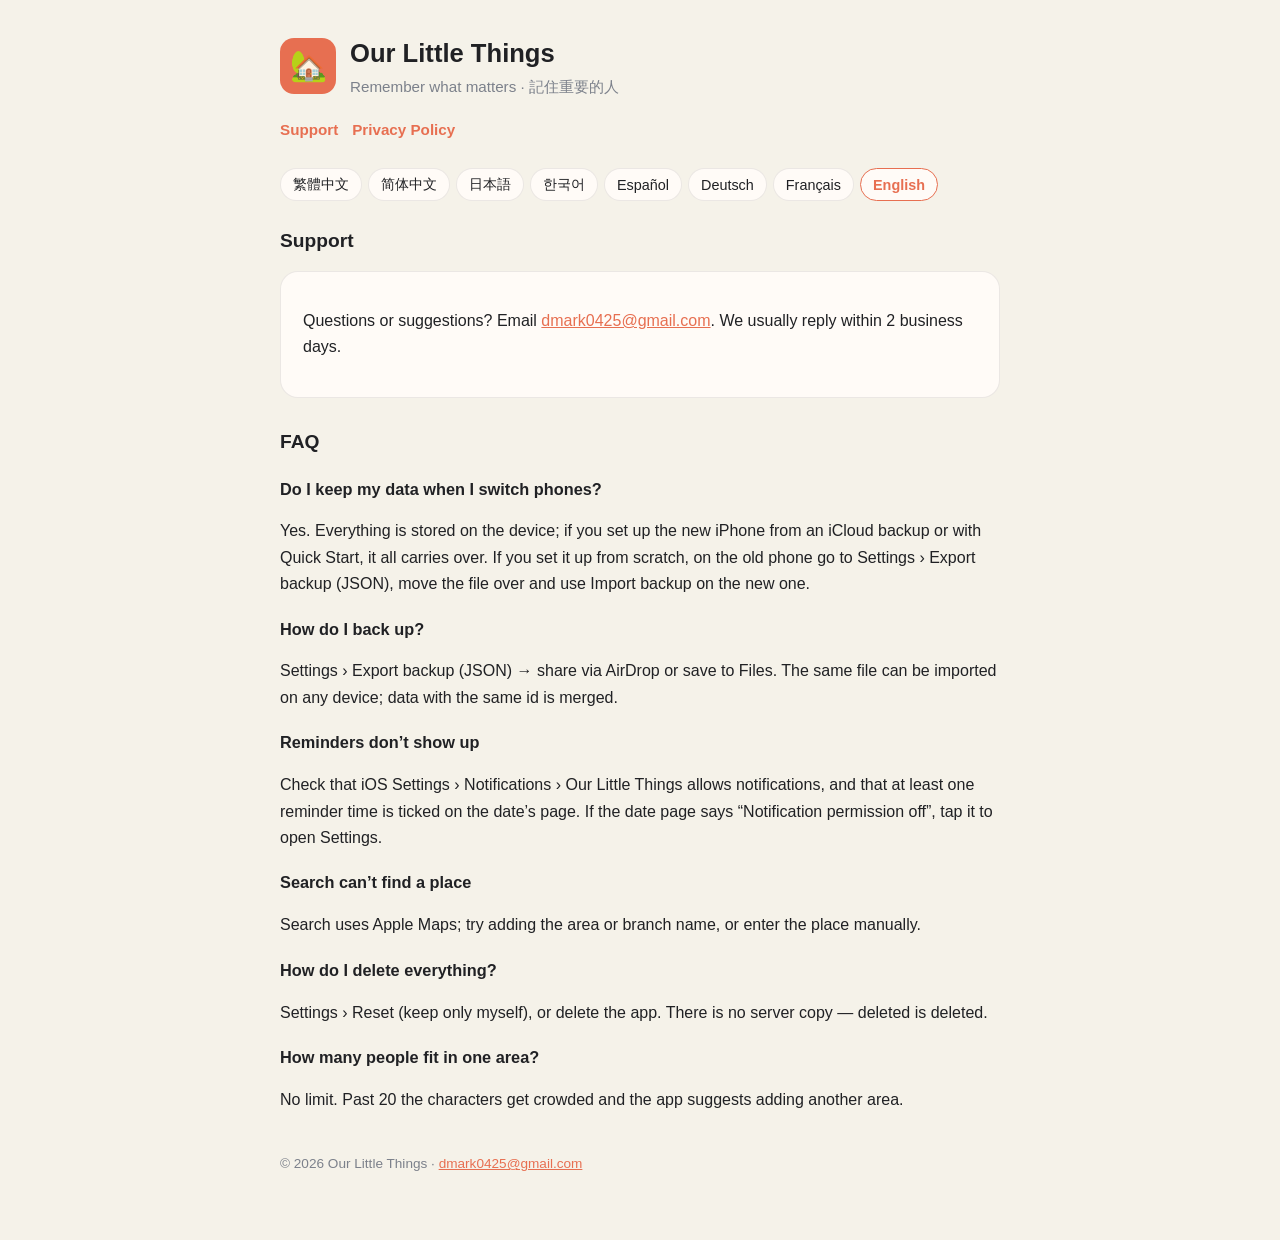
<file: index.html>
<!doctype html>
<html lang="zh-Hant">
<head>
<meta charset="utf-8">
<meta name="viewport" content="width=device-width, initial-scale=1">
<title>Support · Our Little Things</title>
<link rel="stylesheet" href="site.css">
<script src="site.js" defer></script>
<noscript><style>section[data-lang]{display:block !important}</style></noscript>
</head>
<body>
<div class="wrap">
<header>
  <div class="icon">🏡</div>
  <div><h1>Our Little Things</h1><p>Remember what matters · 記住重要的人</p></div>
</header>
<nav class="top"><a href="index.html">Support</a><a href="privacy.html">Privacy Policy</a></nav>
<div class="lang"><button data-lang="zh-Hant" aria-pressed="false">繁體中文</button><button data-lang="zh-Hans" aria-pressed="false">简体中文</button><button data-lang="ja" aria-pressed="false">日本語</button><button data-lang="ko" aria-pressed="false">한국어</button><button data-lang="es" aria-pressed="false">Español</button><button data-lang="de" aria-pressed="false">Deutsch</button><button data-lang="fr" aria-pressed="false">Français</button><button data-lang="en" aria-pressed="false">English</button></div>
<section data-lang="zh-Hant">
<h2 style="margin-top:0">支援</h2>
<div class="card"><p>有問題或建議？寫信到 <a href="mailto:dmark0425@gmail.com">dmark0425@gmail.com</a>，通常在 2 個工作天內回覆。</p></div>
<h2>常見問題</h2>
<h3>換手機後資料還在嗎？</h3>
<p>在。所有資料都存在裝置上，新手機用 iCloud 備份或「快速開始」還原就會完整保留。若新手機是全新設定、沒有還原，請在舊手機「設定 › 匯出備份（JSON）」，把檔案傳到新手機後用「匯入備份」載入。</p>
<h3>怎麼備份？</h3>
<p>設定 › 匯出備份（JSON）→ 用 AirDrop 或存到「檔案」。同一個檔案可以在任何裝置匯入，同 id 的資料會合併。</p>
<h3>提醒沒有跳出來？</h3>
<p>請確認 iOS「設定 › 通知 › Our Little Things」已允許通知，且日期頁的提醒有勾選時間點。日期頁的提醒摘要會顯示「通知權限未開啟」時，點它前往設定。</p>
<h3>店家搜尋找不到？</h3>
<p>搜尋用的是 Apple 地圖，試試加上地區或分店名（例如「島語 台北」）；找不到可以手動輸入店名。</p>
<h3>怎麼刪除所有資料？</h3>
<p>設定 › 重置（只留下自己），或直接刪除 App。我們沒有任何伺服器副本，刪掉就是刪掉了。</p>
<h3>一個場域可以放幾個人？</h3>
<p>沒有上限。超過 20 人時角色會很擠，App 會建議新增一個場域。</p>
</section><section data-lang="zh-Hans">
<h2 style="margin-top:0">支持</h2>
<div class="card"><p>有问题或建议？写信到 <a href="mailto:dmark0425@gmail.com">dmark0425@gmail.com</a>，通常在 2 个工作日内回复。</p></div>
<h2>常见问题</h2>
<h3>换手机后数据还在吗？</h3>
<p>在。所有数据都存在设备上，新手机用 iCloud 云备份或"快速开始"恢复就会完整保留。若新手机是全新设置、没有恢复，请在旧手机"设置 › 导出备份（JSON）"，把文件传到新手机后用"导入备份"加载。</p>
<h3>怎么备份？</h3>
<p>设置 › 导出备份（JSON）→ 用 AirDrop 或存到"文件"。同一个文件可以在任何设备导入，同 id 的数据会合并。</p>
<h3>提醒没有弹出？</h3>
<p>请确认 iOS"设置 › 通知 › Our Little Things"已允许通知，且日期页的提醒已勾选时间点。日期页显示"通知权限未开启"时，点它前往设置。</p>
<h3>商家搜索找不到？</h3>
<p>搜索用的是 Apple 地图，试试加上地区或分店名；找不到可以手动输入店名。</p>
<h3>怎么删除所有数据？</h3>
<p>设置 › 重置（只留下自己），或直接删除 App。我们没有任何服务器副本，删掉就是删掉了。</p>
<h3>一个场所可以放几个人？</h3>
<p>没有上限。超过 20 人时角色会很挤，App 会建议新增一个场所。</p>
</section><section data-lang="ja">
<h2 style="margin-top:0">サポート</h2>
<div class="card"><p>ご質問やご要望は <a href="mailto:dmark0425@gmail.com">dmark0425@gmail.com</a> まで。通常 2 営業日以内にお返事します。</p></div>
<h2>よくある質問</h2>
<h3>機種変更してもデータは残りますか？</h3>
<p>残ります。データはすべて端末内にあり、新しい iPhone で iCloud バックアップか「クイックスタート」から復元すればそのまま引き継がれます。復元せずに新規設定した場合は、旧端末の「設定 › バックアップを書き出す（JSON）」でファイルを作り、新端末で「バックアップを読み込む」で読み込んでください。</p>
<h3>バックアップの方法は？</h3>
<p>設定 › バックアップを書き出す（JSON）→ AirDrop や「ファイル」に保存。同じファイルはどの端末でも読み込め、同じ id のデータは統合されます。</p>
<h3>通知が届きません</h3>
<p>iOS の「設定 › 通知 › Our Little Things」で通知が許可されているか、日付ページで通知のタイミングにチェックが入っているかご確認ください。日付ページに「通知が許可されていません」と出ている場合はタップして設定へ移動できます。</p>
<h3>お店が検索で見つかりません</h3>
<p>検索には Apple マップを使っています。地域名や支店名を加えて試すか、見つからない場合はお店の名前を手動で入力できます。</p>
<h3>すべてのデータを削除するには？</h3>
<p>設定 › リセット（自分だけ残す）、またはアプリを削除してください。サーバーにコピーはないので、削除すればそれで終わりです。</p>
<h3>1 つの場所に何人まで入れられますか？</h3>
<p>上限はありません。20 人を超えるとキャラクターが混み合うため、アプリが別の場所の追加をおすすめします。</p>
</section><section data-lang="ko">
<h2 style="margin-top:0">지원</h2>
<div class="card"><p>궁금한 점이나 제안은 <a href="mailto:dmark0425@gmail.com">dmark0425@gmail.com</a>로 보내 주세요. 보통 2 영업일 안에 답장해요.</p></div>
<h2>자주 묻는 질문</h2>
<h3>기기를 바꿔도 데이터가 남나요?</h3>
<p>남아요. 모든 데이터는 기기 안에 있고, 새 iPhone에서 iCloud 백업이나 '빠른 시작'으로 복원하면 그대로 옮겨져요. 복원 없이 새로 설정했다면 이전 기기의 '설정 › 백업 내보내기 (JSON)'로 파일을 만들어 새 기기에서 '백업 가져오기'로 불러오세요.</p>
<h3>백업은 어떻게 하나요?</h3>
<p>설정 › 백업 내보내기 (JSON) → AirDrop이나 '파일' 앱에 저장. 같은 파일은 어느 기기에서든 가져올 수 있고, 같은 id의 데이터는 병합돼요.</p>
<h3>알림이 오지 않아요</h3>
<p>iOS '설정 › 알림 › Our Little Things'에서 알림이 허용되어 있는지, 날짜 페이지에서 알림 시점이 선택되어 있는지 확인해 주세요. 날짜 페이지에 '알림 권한 꺼짐'이 보이면 눌러서 설정으로 이동할 수 있어요.</p>
<h3>장소 검색이 안 돼요</h3>
<p>검색은 Apple 지도를 사용해요. 지역이나 지점 이름을 붙여 보거나, 없으면 장소 이름을 직접 입력할 수 있어요.</p>
<h3>모든 데이터를 삭제하려면?</h3>
<p>설정 › 초기화 (나만 남김), 또는 앱을 삭제하세요. 서버에 사본이 없으므로 삭제하면 그걸로 끝이에요.</p>
<h3>한 장소에 몇 명까지 넣을 수 있나요?</h3>
<p>제한은 없어요. 20명이 넘으면 캐릭터가 붐벼서 앱이 다른 장소 추가를 권해요.</p>
</section><section data-lang="es">
<h2 style="margin-top:0">Soporte</h2>
<div class="card"><p>¿Dudas o sugerencias? Escribe a <a href="mailto:dmark0425@gmail.com">dmark0425@gmail.com</a>. Solemos responder en 2 días laborables.</p></div>
<h2>Preguntas frecuentes</h2>
<h3>¿Conservo mis datos al cambiar de teléfono?</h3>
<p>Sí. Todos los datos están en el dispositivo; si restauras el nuevo iPhone desde una copia de iCloud o con Inicio rápido, todo se conserva. Si lo configuraste desde cero, en el antiguo ve a Ajustes › Exportar copia de seguridad (JSON), pasa el archivo al nuevo y usa Importar copia de seguridad.</p>
<h3>¿Cómo hago una copia de seguridad?</h3>
<p>Ajustes › Exportar copia de seguridad (JSON) → compártela por AirDrop o guárdala en Archivos. El mismo archivo se puede importar en cualquier dispositivo; los datos con el mismo id se combinan.</p>
<h3>No me llegan los avisos</h3>
<p>Comprueba que en iOS Ajustes › Notificaciones › Our Little Things estén permitidas y que en la página de la fecha haya algún momento marcado. Si la página muestra «Permiso de notificaciones desactivado», tócalo para ir a Ajustes.</p>
<h3>La búsqueda no encuentra el lugar</h3>
<p>La búsqueda usa Apple Maps; prueba a añadir la zona o el nombre de la sucursal, o escribe el lugar a mano.</p>
<h3>¿Cómo borro todos los datos?</h3>
<p>Ajustes › Restablecer (conservarme solo a mí), o elimina la app. No hay copia en ningún servidor: borrado es borrado.</p>
<h3>¿Cuántas personas caben en un lugar?</h3>
<p>No hay límite. A partir de 20 los personajes van apretados y la app te sugerirá crear otro lugar.</p>
</section><section data-lang="de">
<h2 style="margin-top:0">Support</h2>
<div class="card"><p>Fragen oder Vorschläge? Schreib an <a href="mailto:dmark0425@gmail.com">dmark0425@gmail.com</a>. Wir antworten in der Regel innerhalb von 2 Werktagen.</p></div>
<h2>Häufige Fragen</h2>
<h3>Bleiben meine Daten beim Gerätewechsel erhalten?</h3>
<p>Ja. Alle Daten liegen auf dem Gerät; wenn du das neue iPhone aus einem iCloud-Backup oder per Schnellstart einrichtest, bleibt alles erhalten. Hast du es neu eingerichtet, exportiere auf dem alten Gerät unter Einstellungen › Backup exportieren (JSON) eine Datei und importiere sie auf dem neuen mit Backup importieren.</p>
<h3>Wie sichere ich meine Daten?</h3>
<p>Einstellungen › Backup exportieren (JSON) → per AirDrop teilen oder in Dateien speichern. Dieselbe Datei lässt sich auf jedem Gerät importieren; Daten mit derselben ID werden zusammengeführt.</p>
<h3>Erinnerungen kommen nicht an</h3>
<p>Prüfe, ob unter iOS Einstellungen › Mitteilungen › Our Little Things Mitteilungen erlaubt sind und ob auf der Datumsseite ein Zeitpunkt angehakt ist. Zeigt die Datumsseite „Mitteilungen nicht erlaubt“, tippe darauf, um zu den Einstellungen zu gelangen.</p>
<h3>Die Suche findet den Ort nicht</h3>
<p>Die Suche nutzt Apple Karten; versuche es mit Stadtteil oder Filialname oder gib den Ort manuell ein.</p>
<h3>Wie lösche ich alle Daten?</h3>
<p>Einstellungen › Zurücksetzen (nur mich behalten) oder die App löschen. Es gibt keine Kopie auf einem Server – gelöscht ist gelöscht.</p>
<h3>Wie viele Personen passen in einen Ort?</h3>
<p>Es gibt keine Obergrenze. Ab 20 Personen wird es eng und die App schlägt einen weiteren Ort vor.</p>
</section><section data-lang="fr">
<h2 style="margin-top:0">Assistance</h2>
<div class="card"><p>Une question ou une suggestion ? Écrivez à <a href="mailto:dmark0425@gmail.com">dmark0425@gmail.com</a>. Nous répondons généralement sous 2 jours ouvrés.</p></div>
<h2>Questions fréquentes</h2>
<h3>Mes données sont-elles conservées si je change de téléphone ?</h3>
<p>Oui. Toutes les données sont sur l’appareil ; si vous restaurez le nouvel iPhone depuis une sauvegarde iCloud ou avec Démarrage rapide, tout est conservé. Si vous l’avez configuré de zéro, sur l’ancien allez dans Réglages › Exporter une sauvegarde (JSON), transférez le fichier et utilisez Importer une sauvegarde sur le nouveau.</p>
<h3>Comment faire une sauvegarde ?</h3>
<p>Réglages › Exporter une sauvegarde (JSON) → partagez par AirDrop ou enregistrez dans Fichiers. Le même fichier s’importe sur n’importe quel appareil ; les données ayant le même id sont fusionnées.</p>
<h3>Je ne reçois pas les rappels</h3>
<p>Vérifiez que dans iOS Réglages › Notifications › Our Little Things les notifications sont autorisées et qu’un moment est coché sur la page de la date. Si la page affiche « Notifications non autorisées », touchez-la pour ouvrir les Réglages.</p>
<h3>La recherche ne trouve pas le lieu</h3>
<p>La recherche utilise Plans ; essayez d’ajouter le quartier ou le nom de l’enseigne, ou saisissez le lieu à la main.</p>
<h3>Comment supprimer toutes les données ?</h3>
<p>Réglages › Réinitialiser (ne garder que moi), ou supprimez l’app. Il n’existe aucune copie sur un serveur : supprimé, c’est supprimé.</p>
<h3>Combien de personnes dans un lieu ?</h3>
<p>Aucune limite. Au-delà de 20, les personnages sont serrés et l’app suggère de créer un autre lieu.</p>
</section><section data-lang="en">
<h2 style="margin-top:0">Support</h2>
<div class="card"><p>Questions or suggestions? Email <a href="mailto:dmark0425@gmail.com">dmark0425@gmail.com</a>. We usually reply within 2 business days.</p></div>
<h2>FAQ</h2>
<h3>Do I keep my data when I switch phones?</h3>
<p>Yes. Everything is stored on the device; if you set up the new iPhone from an iCloud backup or with Quick Start, it all carries over. If you set it up from scratch, on the old phone go to Settings › Export backup (JSON), move the file over and use Import backup on the new one.</p>
<h3>How do I back up?</h3>
<p>Settings › Export backup (JSON) → share via AirDrop or save to Files. The same file can be imported on any device; data with the same id is merged.</p>
<h3>Reminders don’t show up</h3>
<p>Check that iOS Settings › Notifications › Our Little Things allows notifications, and that at least one reminder time is ticked on the date’s page. If the date page says “Notification permission off”, tap it to open Settings.</p>
<h3>Search can’t find a place</h3>
<p>Search uses Apple Maps; try adding the area or branch name, or enter the place manually.</p>
<h3>How do I delete everything?</h3>
<p>Settings › Reset (keep only myself), or delete the app. There is no server copy — deleted is deleted.</p>
<h3>How many people fit in one area?</h3>
<p>No limit. Past 20 the characters get crowded and the app suggests adding another area.</p>
</section>
<footer>© 2026 Our Little Things · <a href="mailto:dmark0425@gmail.com">dmark0425@gmail.com</a></footer>
</div>
</body>
</html>
</file>
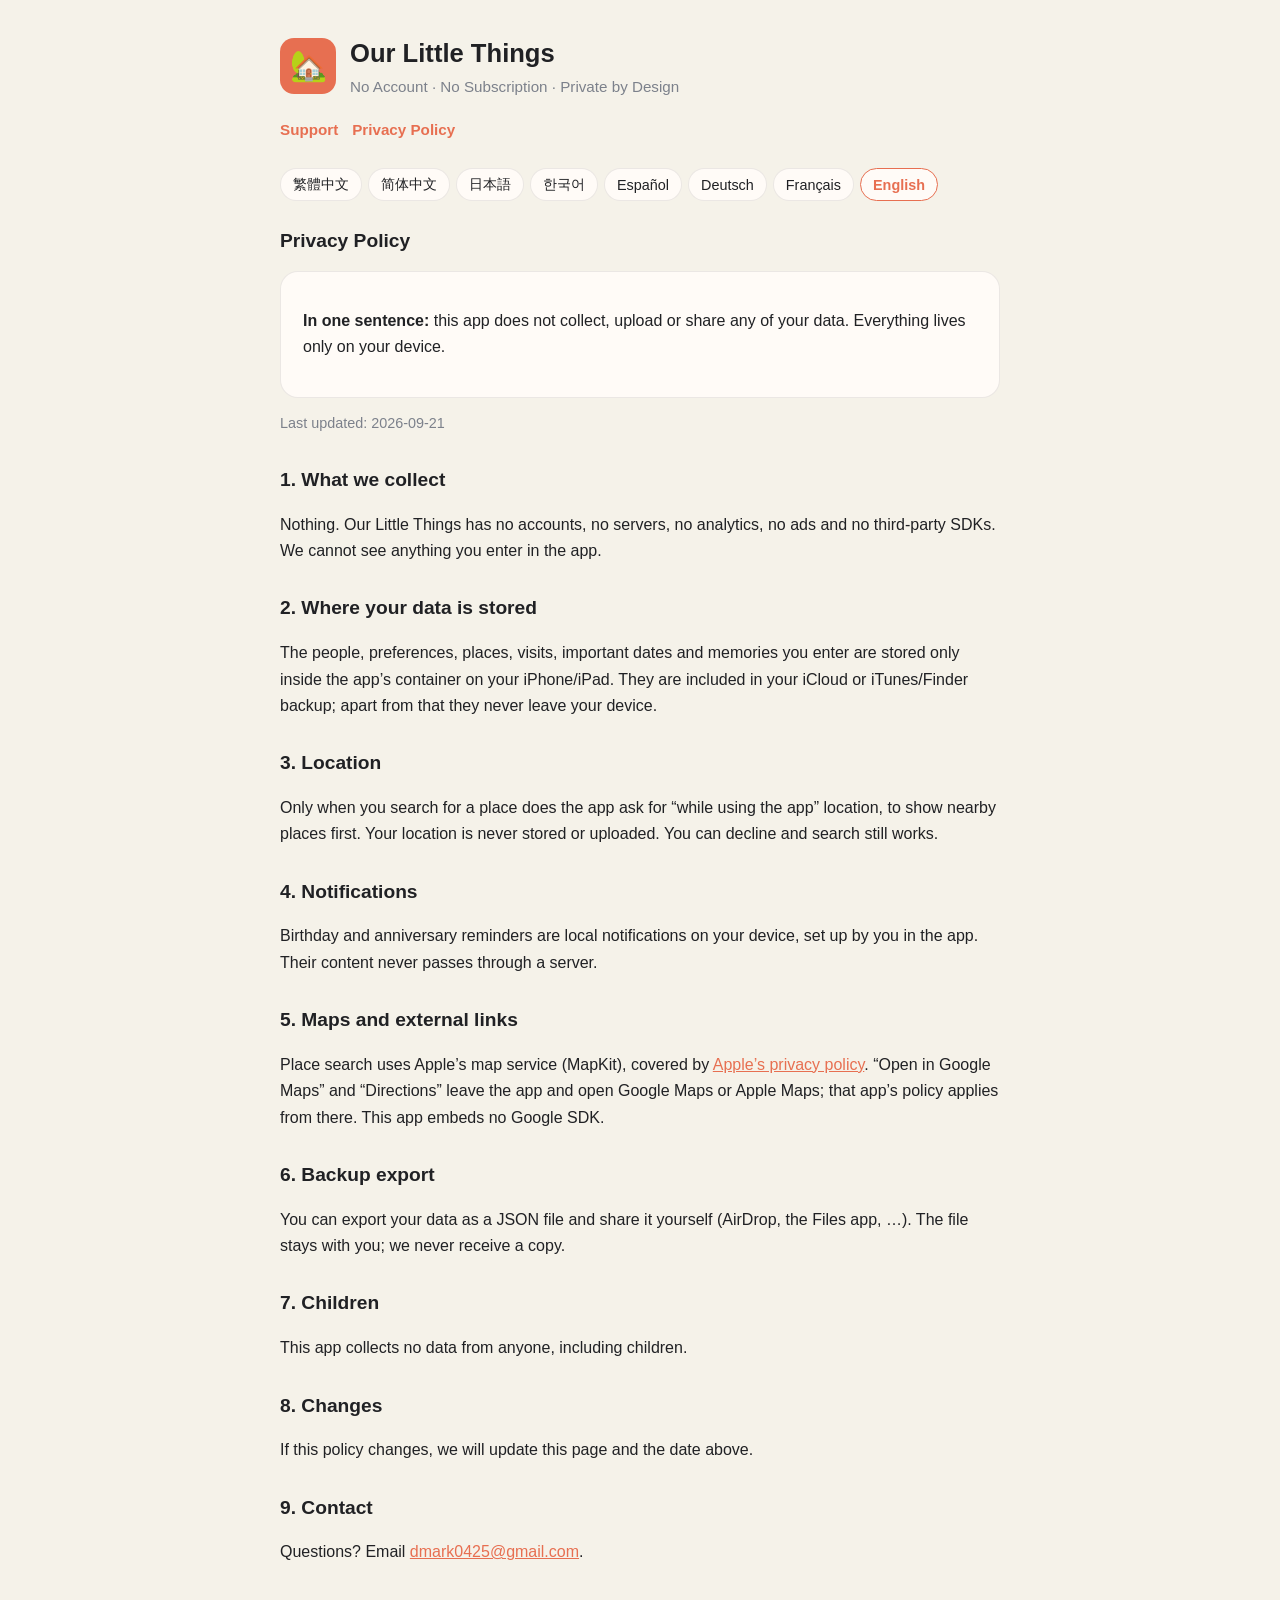
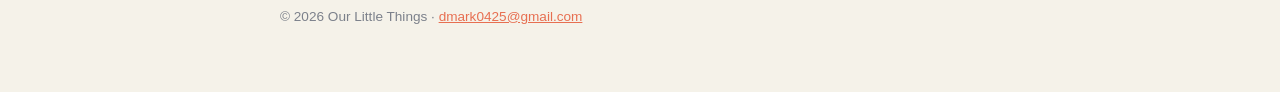
<file: privacy.html>
<!doctype html>
<html lang="zh-Hant">
<head>
<meta charset="utf-8">
<meta name="viewport" content="width=device-width, initial-scale=1">
<title>Privacy Policy · Our Little Things</title>
<link rel="stylesheet" href="site.css">
<script src="site.js" defer></script>
<noscript><style>section[data-lang]{display:block !important}</style></noscript>
</head>
<body>
<div class="wrap">
<header>
  <div class="icon">🏡</div>
  <div><h1>Our Little Things</h1><p>No Account · No Subscription · Private by Design</p></div>
</header>
<nav class="top"><a href="index.html">Support</a><a href="privacy.html">Privacy Policy</a></nav>
<div class="lang"><button data-lang="zh-Hant" aria-pressed="false">繁體中文</button><button data-lang="zh-Hans" aria-pressed="false">简体中文</button><button data-lang="ja" aria-pressed="false">日本語</button><button data-lang="ko" aria-pressed="false">한국어</button><button data-lang="es" aria-pressed="false">Español</button><button data-lang="de" aria-pressed="false">Deutsch</button><button data-lang="fr" aria-pressed="false">Français</button><button data-lang="en" aria-pressed="false">English</button></div>
<section data-lang="zh-Hant"><h2 style="margin-top:0">隱私權政策</h2>
<div class="card"><p><strong>一句話版本：</strong>這個 App 不蒐集、不上傳、不分享你的任何資料。所有內容只存在你的裝置上。</p></div>
<p class="muted">最後更新：2026-09-21</p>
<h2>1. 我們蒐集哪些資料</h2>
<p>不蒐集任何資料。Our Little Things 沒有帳號、沒有伺服器、沒有分析工具、沒有廣告、沒有第三方 SDK。我們無法看到你在 App 裡輸入的任何內容。</p>
<h2>2. 資料存放在哪裡</h2>
<p>你輸入的成員、喜好、店家、造訪紀錄、重要日期與紀念日紀錄，全部只儲存在你的 iPhone／iPad 的 App 沙盒內。它們會隨你的 iCloud 備份或 iTunes／Finder 備份一起備份與還原；除此之外不會離開你的裝置。</p>
<h2>3. 定位</h2>
<p>只有在你搜尋店家時，App 才會向系統請求「使用 App 期間」的位置，用來讓附近的店家排在前面。位置不會被儲存、不會被上傳。你可以拒絕授權，搜尋仍然可以使用。</p>
<h2>4. 通知</h2>
<p>生日與紀念日提醒是裝置上的本機通知，由你在 App 內設定。通知內容不經過任何伺服器。</p>
<h2>5. 地圖與外部連結</h2>
<p>店家搜尋使用 Apple 的地圖服務（MapKit），受 <a href="https://www.apple.com/legal/privacy/">Apple 隱私權政策</a>規範。點「在 Google Maps 查看」或「路線」會離開本 App、開啟 Google Maps 或 Apple 地圖；之後的行為受該 App 的政策規範。本 App 未內嵌任何 Google SDK。</p>
<h2>6. 備份匯出</h2>
<p>你可以把資料匯出成 JSON 檔並自行分享（AirDrop、檔案 App 等）。匯出的檔案由你保管；我們不會收到副本。</p>
<h2>7. 兒童</h2>
<p>本 App 不蒐集任何人的資料，包括兒童。</p>
<h2>8. 政策變更</h2>
<p>若政策有變，我們會更新本頁與最後更新日期。</p>
<h2>9. 聯絡我們</h2>
<p>有任何問題請寫信到 <a href="mailto:dmark0425@gmail.com">dmark0425@gmail.com</a>。</p>
</section><section data-lang="zh-Hans"><h2 style="margin-top:0">隐私政策</h2>
<div class="card"><p><strong>一句话版本：</strong>这个 App 不收集、不上传、不分享你的任何数据。所有内容只保存在你的设备上。</p></div>
<p class="muted">最后更新：2026-09-21</p>
<h2>1. 我们收集哪些数据</h2>
<p>不收集任何数据。Our Little Things 没有账号、没有服务器、没有分析工具、没有广告、没有第三方 SDK。我们无法看到你在 App 里输入的任何内容。</p>
<h2>2. 数据保存在哪里</h2>
<p>你输入的成员、喜好、商家、到访记录、重要日期与纪念日记录，全部只保存在你的 iPhone／iPad 的 App 沙盒内。它们会随 iCloud 云备份或 iTunes／Finder 备份一起备份与恢复；除此之外不会离开你的设备。</p>
<h2>3. 定位</h2>
<p>只有在你搜索商家时，App 才会向系统请求"使用 App 期间"的位置，用来把附近的商家排在前面。位置不会被保存、不会被上传。你可以拒绝授权，搜索仍然可用。</p>
<h2>4. 通知</h2>
<p>生日与纪念日提醒是设备上的本地通知，由你在 App 内设置。通知内容不经过任何服务器。</p>
<h2>5. 地图与外部链接</h2>
<p>商家搜索使用 Apple 的地图服务（MapKit），受 <a href="https://www.apple.com/legal/privacy/">Apple 隐私政策</a>约束。点"在 Google 地图查看"或"路线"会离开本 App、打开 Google 地图或 Apple 地图；之后的行为受该 App 的政策约束。本 App 未内嵌任何 Google SDK。</p>
<h2>6. 备份导出</h2>
<p>你可以把数据导出为 JSON 文件并自行分享（AirDrop、文件 App 等）。导出的文件由你保管；我们不会收到副本。</p>
<h2>7. 儿童</h2>
<p>本 App 不收集任何人的数据，包括儿童。</p>
<h2>8. 政策变更</h2>
<p>若政策有变，我们会更新本页与最后更新日期。</p>
<h2>9. 联系我们</h2>
<p>有任何问题请写信到 <a href="mailto:dmark0425@gmail.com">dmark0425@gmail.com</a>。</p>
</section><section data-lang="ja"><h2 style="margin-top:0">プライバシーポリシー</h2>
<div class="card"><p><strong>ひとことで：</strong>このアプリはあなたのデータを収集・送信・共有しません。すべてはあなたの端末の中だけにあります。</p></div>
<p class="muted">最終更新：2026-09-21</p>
<h2>1. 収集するデータ</h2>
<p>ありません。Our Little Things にはアカウント、サーバー、分析ツール、広告、サードパーティ SDK がありません。アプリに入力した内容を私たちが見ることはできません。</p>
<h2>2. データの保存場所</h2>
<p>メンバー、好み、お店、訪問記録、大切な日付と記念日の記録は、すべて iPhone／iPad のアプリ内にのみ保存されます。iCloud バックアップや iTunes／Finder のバックアップと一緒に保存・復元されますが、それ以外で端末の外に出ることはありません。</p>
<h2>3. 位置情報</h2>
<p>お店を検索するときだけ「アプリの使用中」の位置情報を求め、近くのお店を先に表示するために使います。位置情報は保存も送信もしません。許可しなくても検索は使えます。</p>
<h2>4. 通知</h2>
<p>誕生日や記念日の通知は端末内のローカル通知で、アプリ内で設定します。通知内容がサーバーを経由することはありません。</p>
<h2>5. 地図と外部リンク</h2>
<p>お店の検索には Apple の地図サービス（MapKit）を使用し、<a href="https://www.apple.com/legal/privacy/">Apple のプライバシーポリシー</a>が適用されます。「Google マップで見る」「経路」をタップするとアプリを離れて Google マップまたは Apple マップが開き、その後はそのアプリのポリシーに従います。本アプリに Google の SDK は組み込まれていません。</p>
<h2>6. バックアップの書き出し</h2>
<p>データを JSON ファイルとして書き出し、ご自身で共有（AirDrop、ファイル App など）できます。ファイルはあなたが管理し、私たちがコピーを受け取ることはありません。</p>
<h2>7. お子様について</h2>
<p>本アプリはお子様を含め、誰のデータも収集しません。</p>
<h2>8. ポリシーの変更</h2>
<p>変更がある場合はこのページと最終更新日を更新します。</p>
<h2>9. お問い合わせ</h2>
<p>ご質問は <a href="mailto:dmark0425@gmail.com">dmark0425@gmail.com</a> まで。</p>
</section><section data-lang="ko"><h2 style="margin-top:0">개인정보 처리방침</h2>
<div class="card"><p><strong>한 줄 요약:</strong> 이 앱은 당신의 데이터를 수집·전송·공유하지 않아요. 모든 내용은 당신의 기기 안에만 있어요.</p></div>
<p class="muted">최종 업데이트: 2026-09-21</p>
<h2>1. 수집하는 데이터</h2>
<p>없어요. Our Little Things에는 계정, 서버, 분석 도구, 광고, 서드파티 SDK가 없어요. 앱에 입력한 내용을 우리는 볼 수 없어요.</p>
<h2>2. 데이터가 저장되는 곳</h2>
<p>멤버, 취향, 장소, 방문 기록, 중요한 날짜와 기념일 기록은 모두 iPhone/iPad의 앱 안에만 저장돼요. iCloud 백업이나 iTunes/Finder 백업과 함께 저장·복원되지만, 그 외에는 기기 밖으로 나가지 않아요.</p>
<h2>3. 위치</h2>
<p>장소를 검색할 때만 '앱 사용 중' 위치 권한을 요청하고, 가까운 장소를 먼저 보여 주는 데 사용해요. 위치는 저장하거나 전송하지 않아요. 거부해도 검색은 쓸 수 있어요.</p>
<h2>4. 알림</h2>
<p>생일과 기념일 알림은 기기 안의 로컬 알림이며 앱에서 설정해요. 알림 내용은 어떤 서버도 거치지 않아요.</p>
<h2>5. 지도와 외부 링크</h2>
<p>장소 검색에는 Apple 지도 서비스(MapKit)를 사용하며 <a href="https://www.apple.com/legal/privacy/">Apple 개인정보 처리방침</a>이 적용돼요. 'Google 지도에서 보기'나 '길찾기'를 누르면 앱을 떠나 Google 지도 또는 Apple 지도가 열리고, 이후는 해당 앱의 정책을 따라요. 이 앱에는 Google SDK가 포함되어 있지 않아요.</p>
<h2>6. 백업 내보내기</h2>
<p>데이터를 JSON 파일로 내보내 직접 공유(AirDrop, 파일 앱 등)할 수 있어요. 파일은 당신이 보관하며 우리는 사본을 받지 않아요.</p>
<h2>7. 어린이</h2>
<p>이 앱은 어린이를 포함해 누구의 데이터도 수집하지 않아요.</p>
<h2>8. 정책 변경</h2>
<p>변경이 있으면 이 페이지와 최종 업데이트 날짜를 갱신해요.</p>
<h2>9. 문의</h2>
<p>궁금한 점은 <a href="mailto:dmark0425@gmail.com">dmark0425@gmail.com</a>로 보내 주세요.</p>
</section><section data-lang="es"><h2 style="margin-top:0">Política de privacidad</h2>
<div class="card"><p><strong>En una frase:</strong> esta app no recopila, no envía y no comparte ninguno de tus datos. Todo vive solo en tu dispositivo.</p></div>
<p class="muted">Última actualización: 2026-09-21</p>
<h2>1. Qué datos recopilamos</h2>
<p>Ninguno. Our Little Things no tiene cuentas, servidores, herramientas de analítica, publicidad ni SDK de terceros. No podemos ver nada de lo que escribes en la app.</p>
<h2>2. Dónde se guardan los datos</h2>
<p>Las personas, gustos, lugares, visitas, fechas importantes y recuerdos que introduces se guardan únicamente en el contenedor de la app en tu iPhone/iPad. Se incluyen en tu copia de seguridad de iCloud o de iTunes/Finder; aparte de eso, nunca salen de tu dispositivo.</p>
<h2>3. Ubicación</h2>
<p>Solo al buscar un lugar la app pide la ubicación «mientras se usa la app» para mostrar primero los lugares cercanos. La ubicación no se guarda ni se envía. Puedes denegarla y la búsqueda seguirá funcionando.</p>
<h2>4. Notificaciones</h2>
<p>Los avisos de cumpleaños y aniversarios son notificaciones locales del dispositivo que configuras en la app. Su contenido no pasa por ningún servidor.</p>
<h2>5. Mapas y enlaces externos</h2>
<p>La búsqueda de lugares usa el servicio de mapas de Apple (MapKit), sujeto a la <a href="https://www.apple.com/legal/privacy/">política de privacidad de Apple</a>. «Google Maps» o «Ruta» abren Google Maps o Apple Maps fuera de la app; a partir de ahí se aplica la política de esa app. Esta app no integra ningún SDK de Google.</p>
<h2>6. Exportación de copias de seguridad</h2>
<p>Puedes exportar tus datos a un archivo JSON y compartirlo tú mismo (AirDrop, app Archivos…). El archivo queda en tus manos; nosotros no recibimos copia.</p>
<h2>7. Menores</h2>
<p>Esta app no recopila datos de nadie, tampoco de menores.</p>
<h2>8. Cambios</h2>
<p>Si la política cambia, actualizaremos esta página y la fecha de actualización.</p>
<h2>9. Contacto</h2>
<p>Escríbenos a <a href="mailto:dmark0425@gmail.com">dmark0425@gmail.com</a>.</p>
</section><section data-lang="de"><h2 style="margin-top:0">Datenschutzrichtlinie</h2>
<div class="card"><p><strong>In einem Satz:</strong> Diese App sammelt, überträgt und teilt keine deiner Daten. Alles bleibt ausschließlich auf deinem Gerät.</p></div>
<p class="muted">Zuletzt aktualisiert: 2026-09-21</p>
<h2>1. Welche Daten wir erheben</h2>
<p>Keine. Our Little Things hat keine Konten, keine Server, keine Analyse-Tools, keine Werbung und keine Drittanbieter-SDKs. Wir können nichts von dem sehen, was du in der App eingibst.</p>
<h2>2. Wo die Daten liegen</h2>
<p>Personen, Vorlieben, Orte, Besuche, wichtige Daten und Erinnerungen werden ausschließlich im App-Container deines iPhones/iPads gespeichert. Sie sind Teil deines iCloud- bzw. iTunes/Finder-Backups; darüber hinaus verlassen sie dein Gerät nie.</p>
<h2>3. Standort</h2>
<p>Nur bei der Ortssuche fragt die App den Standort „beim Verwenden der App“ ab, um nahe Orte zuerst anzuzeigen. Der Standort wird weder gespeichert noch übertragen. Du kannst ablehnen – die Suche funktioniert trotzdem.</p>
<h2>4. Mitteilungen</h2>
<p>Erinnerungen an Geburtstage und Jahrestage sind lokale Mitteilungen auf dem Gerät, die du in der App einrichtest. Ihr Inhalt läuft über keinen Server.</p>
<h2>5. Karten und externe Links</h2>
<p>Die Ortssuche nutzt Apples Kartendienst (MapKit), für den die <a href="https://www.apple.com/legal/privacy/">Datenschutzrichtlinie von Apple</a> gilt. „In Google Maps öffnen“ und „Route“ verlassen die App und öffnen Google Maps bzw. Apple Karten; ab dort gilt die Richtlinie der jeweiligen App. Diese App enthält kein Google-SDK.</p>
<h2>6. Backup-Export</h2>
<p>Du kannst deine Daten als JSON-Datei exportieren und selbst teilen (AirDrop, Dateien-App …). Die Datei bleibt bei dir; wir erhalten keine Kopie.</p>
<h2>7. Kinder</h2>
<p>Diese App erhebt von niemandem Daten, auch nicht von Kindern.</p>
<h2>8. Änderungen</h2>
<p>Bei Änderungen aktualisieren wir diese Seite und das Datum oben.</p>
<h2>9. Kontakt</h2>
<p>Fragen an <a href="mailto:dmark0425@gmail.com">dmark0425@gmail.com</a>.</p>
</section><section data-lang="fr"><h2 style="margin-top:0">Politique de confidentialité</h2>
<div class="card"><p><strong>En une phrase :</strong> cette app ne collecte, n’envoie et ne partage aucune de vos données. Tout reste uniquement sur votre appareil.</p></div>
<p class="muted">Dernière mise à jour : 2026-09-21</p>
<h2>1. Les données que nous collectons</h2>
<p>Aucune. Our Little Things n’a ni compte, ni serveur, ni outil d’analyse, ni publicité, ni SDK tiers. Nous ne pouvons rien voir de ce que vous saisissez dans l’app.</p>
<h2>2. Où sont stockées les données</h2>
<p>Les personnes, goûts, lieux, visites, dates importantes et souvenirs que vous saisissez sont stockés uniquement dans le conteneur de l’app sur votre iPhone/iPad. Ils font partie de votre sauvegarde iCloud ou iTunes/Finder ; en dehors de cela, ils ne quittent jamais votre appareil.</p>
<h2>3. Localisation</h2>
<p>Ce n’est que lors d’une recherche de lieu que l’app demande la position « pendant l’utilisation » afin d’afficher d’abord les lieux proches. La position n’est ni enregistrée ni envoyée. Vous pouvez refuser : la recherche fonctionne quand même.</p>
<h2>4. Notifications</h2>
<p>Les rappels d’anniversaires et de dates spéciales sont des notifications locales de l’appareil, configurées dans l’app. Leur contenu ne transite par aucun serveur.</p>
<h2>5. Plans et liens externes</h2>
<p>La recherche de lieux utilise le service de cartes d’Apple (MapKit), soumis à la <a href="https://www.apple.com/legal/privacy/">politique de confidentialité d’Apple</a>. « Ouvrir dans Google Maps » et « Itinéraire » quittent l’app pour ouvrir Google Maps ou Plans ; la politique de cette app s’applique ensuite. Cette app n’intègre aucun SDK Google.</p>
<h2>6. Export de sauvegarde</h2>
<p>Vous pouvez exporter vos données en fichier JSON et le partager vous-même (AirDrop, app Fichiers…). Le fichier reste entre vos mains ; nous n’en recevons pas de copie.</p>
<h2>7. Enfants</h2>
<p>Cette app ne collecte les données de personne, y compris des enfants.</p>
<h2>8. Modifications</h2>
<p>En cas de changement, nous mettrons à jour cette page et la date ci-dessus.</p>
<h2>9. Contact</h2>
<p>Écrivez-nous à <a href="mailto:dmark0425@gmail.com">dmark0425@gmail.com</a>.</p>
</section><section data-lang="en"><h2 style="margin-top:0">Privacy Policy</h2>
<div class="card"><p><strong>In one sentence:</strong> this app does not collect, upload or share any of your data. Everything lives only on your device.</p></div>
<p class="muted">Last updated: 2026-09-21</p>
<h2>1. What we collect</h2>
<p>Nothing. Our Little Things has no accounts, no servers, no analytics, no ads and no third-party SDKs. We cannot see anything you enter in the app.</p>
<h2>2. Where your data is stored</h2>
<p>The people, preferences, places, visits, important dates and memories you enter are stored only inside the app’s container on your iPhone/iPad. They are included in your iCloud or iTunes/Finder backup; apart from that they never leave your device.</p>
<h2>3. Location</h2>
<p>Only when you search for a place does the app ask for “while using the app” location, to show nearby places first. Your location is never stored or uploaded. You can decline and search still works.</p>
<h2>4. Notifications</h2>
<p>Birthday and anniversary reminders are local notifications on your device, set up by you in the app. Their content never passes through a server.</p>
<h2>5. Maps and external links</h2>
<p>Place search uses Apple’s map service (MapKit), covered by <a href="https://www.apple.com/legal/privacy/">Apple’s privacy policy</a>. “Open in Google Maps” and “Directions” leave the app and open Google Maps or Apple Maps; that app’s policy applies from there. This app embeds no Google SDK.</p>
<h2>6. Backup export</h2>
<p>You can export your data as a JSON file and share it yourself (AirDrop, the Files app, …). The file stays with you; we never receive a copy.</p>
<h2>7. Children</h2>
<p>This app collects no data from anyone, including children.</p>
<h2>8. Changes</h2>
<p>If this policy changes, we will update this page and the date above.</p>
<h2>9. Contact</h2>
<p>Questions? Email <a href="mailto:dmark0425@gmail.com">dmark0425@gmail.com</a>.</p>
</section>
<footer>© 2026 Our Little Things · <a href="mailto:dmark0425@gmail.com">dmark0425@gmail.com</a></footer>
</div>
</body>
</html>
</file>
<file: site.css>
:root { --bg:#F5F2E9; --card:#FFFBF7; --text:#202124; --muted:#7C818B; --accent:#E76F51; --line:rgba(0,0,0,.08); }
@media (prefers-color-scheme: dark) { :root { --bg:#1C1C1E; --card:#2A2A2C; --text:#F2F2F2; --muted:#A0A4AC; --line:rgba(255,255,255,.1); } }
* { box-sizing:border-box; }
body { margin:0; font-family:-apple-system,BlinkMacSystemFont,"SF Pro Text","Helvetica Neue","PingFang TC","Hiragino Sans","Noto Sans CJK TC",sans-serif; background:var(--bg); color:var(--text); line-height:1.65; }
.wrap { max-width:760px; margin:0 auto; padding:32px 20px 64px; }
header { display:flex; align-items:center; gap:14px; margin-bottom:8px; }
header .icon { width:56px; height:56px; border-radius:14px; background:var(--accent); display:grid; place-items:center; font-size:30px; }
header h1 { font-size:1.6rem; margin:0; }
header p { margin:0; color:var(--muted); font-size:.95rem; }
nav.top { display:flex; gap:14px; margin:18px 0 26px; font-size:.95rem; }
nav.top a { color:var(--accent); text-decoration:none; font-weight:600; }
.lang { display:flex; flex-wrap:wrap; gap:6px; margin:0 0 24px; }
.lang button { border:1.5px solid var(--line); background:var(--card); color:var(--text); border-radius:999px; padding:6px 12px; font-size:.9rem; cursor:pointer; }
.lang button[aria-pressed="true"] { border-color:var(--accent); color:var(--accent); font-weight:600; }
section[data-lang] { display:none; }
section[data-lang].active { display:block; }
.card { background:var(--card); border:1px solid var(--line); border-radius:18px; padding:20px 22px; margin:14px 0; }
h2 { font-size:1.2rem; margin:28px 0 8px; }
h3 { font-size:1.02rem; margin:18px 0 6px; }
p, li { font-size:1rem; }
ul { padding-left:1.2em; }
.muted { color:var(--muted); font-size:.9rem; }
footer { margin-top:40px; color:var(--muted); font-size:.85rem; }
a { color:var(--accent); }
</file>
